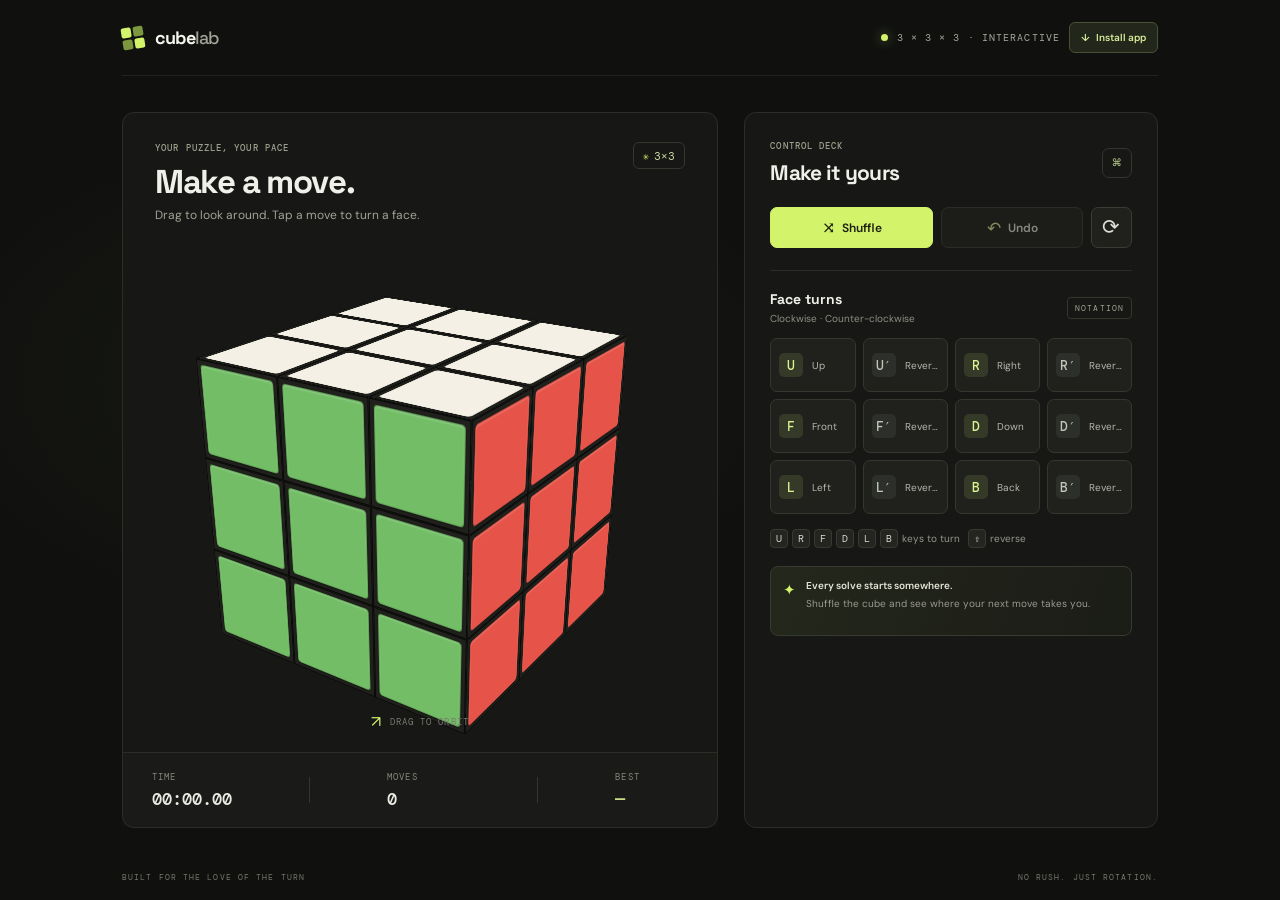
<file: index.html>
<!doctype html>
<html lang="en">
  <head>
    <meta charset="UTF-8">
    <meta name="viewport" content="width=device-width, initial-scale=1, viewport-fit=cover">
    <meta name="theme-color" content="#10110f">
    <meta name="description" content="A smooth, interactive 3D Rubik's Cube for your phone, tablet, and desktop.">
    <meta name="apple-mobile-web-app-capable" content="yes">
    <meta name="apple-mobile-web-app-status-bar-style" content="black-translucent">
    <meta name="apple-mobile-web-app-title" content="Cube Lab">
    <title>Cube Lab — 3D Rubik's Cube</title>
    <link rel="manifest" href="./manifest.webmanifest">
    <link rel="icon" href="./icons/icon.svg" type="image/svg+xml">
    <link rel="apple-touch-icon" href="./icons/apple-touch-icon.png">
    <link rel="preconnect" href="https://fonts.googleapis.com">
    <link rel="preconnect" href="https://fonts.gstatic.com" crossorigin>
    <link href="https://fonts.googleapis.com/css2?family=DM+Mono:wght@400;500&family=DM+Sans:wght@400;500;600;700&family=Space+Grotesk:wght@500;600;700&display=swap" rel="stylesheet">
    <link rel="stylesheet" href="style.css">
    <script src="script.js" defer></script>
  </head>
  <body>
    <div class="app-shell">
      <header class="topbar">
        <a class="brand" href="#" aria-label="Cube Lab home">
          <span class="brand-mark" aria-hidden="true"><i></i><i></i><i></i><i></i></span>
          <span>cube<span class="brand-light">lab</span></span>
        </a>
        <div class="topbar-right">
          <span class="status-dot" aria-hidden="true"></span>
          <span class="topbar-label">3 × 3 × 3 · INTERACTIVE</span>
          <button class="install-button" id="install-button" type="button" aria-haspopup="dialog">
            <span aria-hidden="true">↓</span> Install app
          </button>
        </div>
      </header>

      <main class="workspace">
        <section class="cube-panel" aria-label="Interactive Rubik's Cube">
          <div class="panel-heading">
            <div>
              <p class="eyebrow">YOUR PUZZLE, YOUR PACE</p>
              <h1>Make a move.</h1>
              <p class="subheading">Drag to look around. Tap a move to turn a face.</p>
            </div>
            <span class="cube-badge"><span aria-hidden="true">✳</span> 3×3</span>
          </div>

          <div class="cube-stage" id="cube-stage">
            <div class="orbit orbit-one" aria-hidden="true"></div>
            <div class="orbit orbit-two" aria-hidden="true"></div>
            <div class="cube" id="cube" role="img" aria-label="Solved 3 by 3 Rubik's Cube. Drag to rotate the view.">
              <div id="cube-layer" class="cube-layer"></div>
            </div>
            <div class="stage-caption"><span class="drag-icon" aria-hidden="true">↗</span> DRAG TO ORBIT</div>
          </div>

          <div class="stats-row" aria-label="Session statistics">
            <div class="stat">
              <span class="stat-label">TIME</span>
              <span class="stat-value" id="timer">00:00.00</span>
            </div>
            <span class="stat-divider" aria-hidden="true"></span>
            <div class="stat">
              <span class="stat-label">MOVES</span>
              <span class="stat-value" id="move-count">0</span>
            </div>
            <span class="stat-divider" aria-hidden="true"></span>
            <div class="stat">
              <span class="stat-label">BEST</span>
              <span class="stat-value" id="best-time">—</span>
            </div>
          </div>
        </section>

        <aside class="control-panel" aria-label="Cube controls">
          <div class="control-heading">
            <div>
              <p class="eyebrow">CONTROL DECK</p>
              <h2>Make it yours</h2>
            </div>
            <span class="control-icon" aria-hidden="true">⌘</span>
          </div>

          <div class="action-row">
            <button class="button button-primary" id="shuffle-button" type="button">
              <span aria-hidden="true">⤨</span> Shuffle
            </button>
            <button class="button button-secondary" id="undo-button" type="button" disabled>
              <span aria-hidden="true">↶</span> Undo
            </button>
            <button class="icon-button" id="reset-button" type="button" aria-label="Reset cube" title="Reset cube">
              <span aria-hidden="true">⟳</span>
            </button>
          </div>

          <div class="section-rule"></div>
          <div class="moves-heading">
            <div>
              <h3>Face turns</h3>
              <p>Clockwise · Counter-clockwise</p>
            </div>
            <span class="notation-pill">NOTATION</span>
          </div>

          <div class="move-grid" aria-label="Turn a face">
            <button class="move-button" data-move="U" type="button" aria-label="Turn Up clockwise"><span class="move-letter">U</span><span class="move-name">Up</span></button>
            <button class="move-button reverse" data-move="U'" type="button" aria-label="Turn Up counter-clockwise"><span class="move-letter">U′</span><span class="move-name">Reverse</span></button>
            <button class="move-button" data-move="R" type="button" aria-label="Turn Right clockwise"><span class="move-letter">R</span><span class="move-name">Right</span></button>
            <button class="move-button reverse" data-move="R'" type="button" aria-label="Turn Right counter-clockwise"><span class="move-letter">R′</span><span class="move-name">Reverse</span></button>
            <button class="move-button" data-move="F" type="button" aria-label="Turn Front clockwise"><span class="move-letter">F</span><span class="move-name">Front</span></button>
            <button class="move-button reverse" data-move="F'" type="button" aria-label="Turn Front counter-clockwise"><span class="move-letter">F′</span><span class="move-name">Reverse</span></button>
            <button class="move-button" data-move="D" type="button" aria-label="Turn Down clockwise"><span class="move-letter">D</span><span class="move-name">Down</span></button>
            <button class="move-button reverse" data-move="D'" type="button" aria-label="Turn Down counter-clockwise"><span class="move-letter">D′</span><span class="move-name">Reverse</span></button>
            <button class="move-button" data-move="L" type="button" aria-label="Turn Left clockwise"><span class="move-letter">L</span><span class="move-name">Left</span></button>
            <button class="move-button reverse" data-move="L'" type="button" aria-label="Turn Left counter-clockwise"><span class="move-letter">L′</span><span class="move-name">Reverse</span></button>
            <button class="move-button" data-move="B" type="button" aria-label="Turn Back clockwise"><span class="move-letter">B</span><span class="move-name">Back</span></button>
            <button class="move-button reverse" data-move="B'" type="button" aria-label="Turn Back counter-clockwise"><span class="move-letter">B′</span><span class="move-name">Reverse</span></button>
          </div>

          <div class="keyboard-hint"><span class="keycap">U</span><span class="keycap">R</span><span class="keycap">F</span><span class="keycap">D</span><span class="keycap">L</span><span class="keycap">B</span><span>keys to turn</span><span class="keycap shift-key">⇧</span><span>reverse</span></div>

          <div class="tip-card">
            <span class="tip-icon" aria-hidden="true">✦</span>
            <div><strong>Every solve starts somewhere.</strong><p>Shuffle the cube and see where your next move takes you.</p></div>
          </div>
        </aside>
      </main>

      <footer class="footer">
        <span>BUILT FOR THE LOVE OF THE TURN</span>
        <span>NO RUSH. JUST ROTATION.</span>
      </footer>
      <div class="sr-only" id="live-region" aria-live="polite" aria-atomic="true"></div>
    </div>

    <dialog class="install-dialog" id="install-dialog" aria-labelledby="install-title">
      <div class="dialog-top">
        <span class="dialog-mark" aria-hidden="true">✳</span>
        <button class="dialog-close" id="install-close" type="button" aria-label="Close install instructions">×</button>
      </div>
      <p class="eyebrow">TAKE THE CUBE WITH YOU</p>
      <h2 id="install-title">Install Cube Lab</h2>
      <p class="dialog-copy" id="install-summary"></p>
      <ol class="install-steps" id="install-steps"></ol>
      <p class="dialog-note" id="install-note"></p>
      <button class="button button-primary dialog-done" id="install-done" type="button">Got it</button>
    </dialog>
  </body>
</html>
</file>
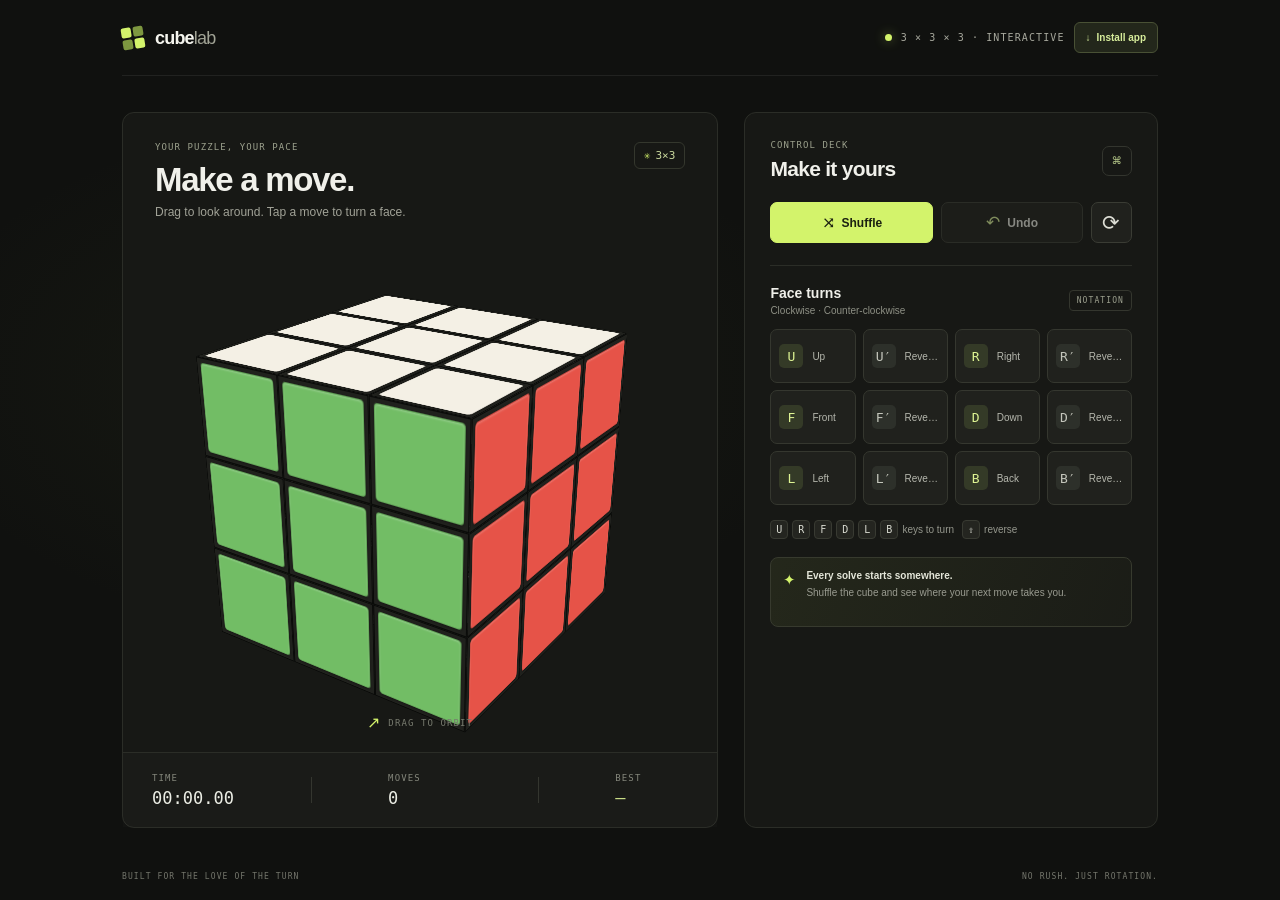
<file: reel.html>
<!doctype html>
<html lang="en">
  <head>
    <meta charset="UTF-8">
    <meta name="viewport" content="width=device-width, initial-scale=1">
    <meta http-equiv="refresh" content="0; url=index.html">
    <title>Cube Lab — 3D Rubik's Cube</title>
    <link rel="canonical" href="index.html">
  </head>
  <body>
    <p>Opening Cube Lab. <a href="index.html">Continue to the 3D Rubik's Cube.</a></p>
  </body>
</html>
</file>
<file: style.css>
:root {
  color-scheme: dark;
  font-family: "DM Sans", sans-serif;
  color: #f0f0ea;
  background: #10110f;
  font-synthesis: none;
  text-rendering: optimizeLegibility;
  --surface: #181916;
  --surface-raised: #1e201c;
  --line: #2b2d27;
  --muted: #898b80;
  --lime: #d3f36b;
  --cube-size: min(292px, 56vw);
  --unit: calc(var(--cube-size) / 3);
}

* {
  box-sizing: border-box;
}

body {
  min-width: 320px;
  min-height: 100vh;
  margin: 0;
  background:
    radial-gradient(ellipse at 29% 42%, rgb(91 104 48 / 10%), transparent 36%),
    #10110f;
}

button,
a {
  -webkit-tap-highlight-color: transparent;
}

button {
  color: inherit;
  font: inherit;
}

.app-shell {
  width: min(1120px, 100%);
  min-height: 100vh;
  min-height: 100dvh;
  margin: 0 auto;
  padding: env(safe-area-inset-top, 0px) max(42px, env(safe-area-inset-right, 0px)) env(safe-area-inset-bottom, 0px) max(42px, env(safe-area-inset-left, 0px));
  display: flex;
  flex-direction: column;
}

.topbar {
  min-height: 76px;
  display: flex;
  align-items: center;
  justify-content: space-between;
  border-bottom: 1px solid rgb(255 255 255 / 7%);
}

.brand {
  display: inline-flex;
  align-items: center;
  gap: 11px;
  color: #f5f5ee;
  font: 700 18px/1 "Space Grotesk", sans-serif;
  letter-spacing: -0.8px;
  text-decoration: none;
}

.brand-light {
  color: #a1a395;
  font-weight: 500;
}

.brand-mark {
  width: 22px;
  height: 22px;
  display: grid;
  grid-template-columns: repeat(2, 1fr);
  grid-template-rows: repeat(2, 1fr);
  gap: 2px;
  transform: rotate(-9deg);
}

.brand-mark i {
  border-radius: 2px;
  background: var(--lime);
}

.brand-mark i:nth-child(2),
.brand-mark i:nth-child(3) {
  background: #7d9740;
}

.topbar-right {
  display: flex;
  align-items: center;
  gap: 9px;
}

.install-button {
  min-height: 31px;
  padding: 0 11px;
  display: inline-flex;
  align-items: center;
  justify-content: center;
  gap: 6px;
  border: 1px solid #495135;
  border-radius: 6px;
  background: #23271b;
  color: #d7ed9b;
  font-size: 10px;
  font-weight: 600;
  cursor: pointer;
  transition: background-color 150ms ease, border-color 150ms ease;
}

.install-button:hover {
  border-color: var(--lime);
  background: #2a3020;
}

.install-button:focus-visible,
.dialog-close:focus-visible {
  outline: 2px solid var(--lime);
  outline-offset: 3px;
}

.install-button[hidden] {
  display: none;
}

.status-dot {
  width: 7px;
  height: 7px;
  border-radius: 50%;
  background: var(--lime);
  box-shadow: 0 0 12px rgb(211 243 107 / 45%);
}

.topbar-label,
.eyebrow,
.stat-label,
.footer,
.stage-caption,
.notation-pill {
  font-family: "DM Mono", monospace;
  letter-spacing: 1.1px;
}

.topbar-label {
  color: #a7a89d;
  font-size: 10px;
}

.workspace {
  flex: 1;
  display: grid;
  grid-template-columns: minmax(0, 1.24fr) minmax(340px, 0.86fr);
  gap: 26px;
  padding: 36px 0 25px;
}

.cube-panel,
.control-panel {
  min-width: 0;
  border: 1px solid var(--line);
  border-radius: 12px;
  background: rgb(24 25 22 / 94%);
}

.cube-panel {
  padding: 29px 32px 0;
  display: flex;
  flex-direction: column;
}

.panel-heading,
.control-heading {
  display: flex;
  align-items: flex-start;
  justify-content: space-between;
  gap: 12px;
}

.eyebrow {
  margin: 0 0 10px;
  color: #9ca18d;
  font-size: 9px;
  font-weight: 500;
}

h1,
h2,
h3,
p {
  margin-top: 0;
}

h1,
h2,
h3 {
  font-family: "Space Grotesk", sans-serif;
}

h1 {
  margin-bottom: 7px;
  font-size: clamp(26px, 3vw, 33px);
  line-height: 1.1;
  letter-spacing: -1.3px;
}

.subheading {
  margin-bottom: 0;
  color: #a1a297;
  font-size: 12px;
}

.cube-badge {
  min-width: 49px;
  height: 27px;
  padding: 0 9px;
  display: inline-flex;
  align-items: center;
  justify-content: center;
  gap: 5px;
  border: 1px solid #34372d;
  border-radius: 6px;
  color: #c9d89d;
  font: 11px "DM Mono", monospace;
}

.cube-badge span {
  color: var(--lime);
}

.cube-stage {
  position: relative;
  min-height: 370px;
  flex: 1;
  display: grid;
  place-items: center;
  perspective: 1000px;
  isolation: isolate;
}

.cube-stage::before {
  content: "";
  position: absolute;
  left: 50%;
  top: 57%;
  width: 70%;
  height: 43%;
  z-index: -1;
  border-radius: 50%;
  background: radial-gradient(ellipse, rgb(198 226 112 / 10%), transparent 67%);
  transform: translate(-50%, -50%);
  pointer-events: none;
}

.orbit {
  position: absolute;
  top: 48%;
  left: 50%;
  width: min(330px, 76%);
  aspect-ratio: 1;
  border: 1px solid rgb(217 228 179 / 8%);
  border-radius: 50%;
  transform: translate(-50%, -50%) rotateX(68deg) rotate(-17deg);
  pointer-events: none;
}

.orbit-two {
  width: min(276px, 64%);
  transform: translate(-50%, -50%) rotateX(68deg) rotate(34deg);
  opacity: 0.6;
}

.cube {
  position: relative;
  width: var(--cube-size);
  height: var(--cube-size);
  transform: rotateX(-24deg) rotateY(-34deg);
  transform-style: preserve-3d;
  touch-action: none;
  cursor: grab;
  user-select: none;
  -webkit-user-select: none;
}

.cube.is-dragging {
  cursor: grabbing;
}

.cube-layer {
  position: absolute;
  inset: 0;
  transform-style: preserve-3d;
}

.turn-layer {
  position: absolute;
  inset: 0;
  transform-style: preserve-3d;
  transform-origin: 50% 50% 0;
  will-change: transform;
}

.cubie {
  position: absolute;
  top: 50%;
  left: 50%;
  width: var(--unit);
  height: var(--unit);
  transform: translate(-50%, -50%) translate3d(var(--x), var(--y), var(--z));
  transform-style: preserve-3d;
}

.cubie-face {
  position: absolute;
  inset: 0;
  border: 1px solid #090a08;
  background: #20211d;
  backface-visibility: hidden;
}

.cubie-face::after {
  content: "";
  position: absolute;
  inset: 4px;
  border: 1px solid rgb(0 0 0 / 13%);
  border-radius: 4px;
  background: var(--sticker, transparent);
  box-shadow: inset 0 1px 2px rgb(255 255 255 / 24%), 0 1px 2px rgb(0 0 0 / 30%);
}

.face-front { transform: translateZ(calc(var(--unit) / 2)); }
.face-back { transform: rotateY(180deg) translateZ(calc(var(--unit) / 2)); }
.face-right { transform: rotateY(90deg) translateZ(calc(var(--unit) / 2)); }
.face-left { transform: rotateY(-90deg) translateZ(calc(var(--unit) / 2)); }
.face-up { transform: rotateX(90deg) translateZ(calc(var(--unit) / 2)); }
.face-down { transform: rotateX(-90deg) translateZ(calc(var(--unit) / 2)); }

.stage-caption {
  position: absolute;
  bottom: 20px;
  display: flex;
  align-items: center;
  gap: 7px;
  color: #777a6e;
  font-size: 9px;
}

.drag-icon {
  color: var(--lime);
  font: 16px "DM Sans", sans-serif;
}

.stats-row {
  min-height: 75px;
  margin: 0 -32px;
  padding: 0 29px;
  display: flex;
  align-items: center;
  justify-content: space-between;
  border-top: 1px solid var(--line);
  background: rgb(255 255 255 / 1%);
}

.stat {
  min-width: 73px;
  display: flex;
  flex-direction: column;
  gap: 5px;
}

.stat-label {
  color: #85877c;
  font-size: 9px;
}

.stat-value {
  color: #ebede4;
  font: 500 17px "DM Mono", monospace;
  font-variant-numeric: tabular-nums;
}

#best-time {
  color: #c8dc86;
}

.stat-divider {
  width: 1px;
  height: 26px;
  background: #34362f;
}

.control-panel {
  padding: 27px 25px 22px;
}

.control-heading {
  align-items: center;
  margin-bottom: 21px;
}

.control-heading .eyebrow {
  margin-bottom: 7px;
}

h2 {
  margin-bottom: 0;
  font-size: 21px;
  letter-spacing: -0.7px;
}

.control-icon {
  width: 30px;
  height: 30px;
  display: grid;
  place-items: center;
  border: 1px solid #33352e;
  border-radius: 7px;
  color: #b7c98a;
  font: 15px "DM Mono", monospace;
}

.action-row {
  display: grid;
  grid-template-columns: 1.15fr 1fr 41px;
  gap: 8px;
}

.button,
.icon-button {
  min-height: 41px;
  border-radius: 7px;
  display: inline-flex;
  align-items: center;
  justify-content: center;
  gap: 7px;
  font-size: 12px;
  font-weight: 600;
  cursor: pointer;
  transition: background-color 150ms ease, border-color 150ms ease, transform 150ms ease, opacity 150ms ease;
}

.button:active:not(:disabled),
.icon-button:active:not(:disabled),
.move-button:active:not(:disabled) {
  transform: scale(0.97);
}

.button:focus-visible,
.icon-button:focus-visible,
.move-button:focus-visible {
  outline: 2px solid var(--lime);
  outline-offset: 3px;
}

.button:disabled,
.icon-button:disabled,
.move-button:disabled {
  cursor: wait;
  opacity: 0.56;
}

.button-primary {
  border: 1px solid var(--lime);
  background: var(--lime);
  color: #1b2010;
}

.button-primary:hover:not(:disabled) {
  background: #e0ff88;
}

.button-primary span {
  font-size: 16px;
}

.button-secondary,
.icon-button {
  border: 1px solid #3a3c34;
  background: #20211d;
  color: #ddded5;
}

.button-secondary:hover:not(:disabled),
.icon-button:hover:not(:disabled) {
  border-color: #73785e;
  background: #282a24;
}

.button-secondary span {
  color: #d2e895;
  font-size: 17px;
}

.icon-button {
  font-size: 21px;
  line-height: 1;
}

.section-rule {
  height: 1px;
  margin: 22px 0 19px;
  background: var(--line);
}

.moves-heading {
  margin-bottom: 13px;
  display: flex;
  align-items: center;
  justify-content: space-between;
}

h3 {
  margin-bottom: 4px;
  font-size: 14px;
}

.moves-heading p {
  margin-bottom: 0;
  color: #8d8f84;
  font-size: 10px;
}

.notation-pill {
  padding: 5px 7px;
  border: 1px solid #34362e;
  border-radius: 4px;
  color: #9da08f;
  font-size: 8px;
}

.move-grid {
  display: grid;
  grid-template-columns: repeat(4, minmax(0, 1fr));
  gap: 7px;
}

.move-button {
  min-height: 54px;
  padding: 6px 8px;
  display: flex;
  align-items: center;
  gap: 9px;
  border: 1px solid #35372f;
  border-radius: 7px;
  background: #20211d;
  text-align: left;
  cursor: pointer;
  transition: background-color 150ms ease, border-color 150ms ease, transform 150ms ease;
}

.move-button:hover:not(:disabled) {
  border-color: #667044;
  background: #282b22;
}

.move-letter {
  min-width: 24px;
  height: 24px;
  display: grid;
  place-items: center;
  border-radius: 5px;
  background: #343a27;
  color: #def493;
  font: 500 13px "DM Mono", monospace;
}

.reverse .move-letter {
  background: #2d302a;
  color: #c4c6bc;
}

.move-name {
  overflow: hidden;
  color: #b5b7ad;
  font-size: 10px;
  text-overflow: ellipsis;
}

.keyboard-hint {
  margin: 15px 0 18px;
  display: flex;
  align-items: center;
  flex-wrap: wrap;
  gap: 4px;
  color: #95978d;
  font-size: 10px;
}

.keycap {
  min-width: 18px;
  height: 19px;
  padding: 0 4px;
  display: inline-grid;
  place-items: center;
  border: 1px solid #383a32;
  border-radius: 4px;
  background: #242520;
  color: #d9dbd1;
  font: 10px "DM Mono", monospace;
}

.keyboard-hint > span:nth-last-child(2) {
  margin-left: 4px;
}

.shift-key {
  margin-left: 3px;
}

.tip-card {
  min-height: 70px;
  padding: 12px;
  display: flex;
  align-items: flex-start;
  gap: 10px;
  border: 1px solid #373a2e;
  border-radius: 8px;
  background: linear-gradient(110deg, rgb(211 243 107 / 7%), rgb(211 243 107 / 2%));
}

.tip-icon {
  padding-top: 1px;
  color: var(--lime);
  font-size: 15px;
}

.tip-card strong {
  display: block;
  margin-bottom: 4px;
  color: #e4e6d9;
  font-size: 10px;
  font-weight: 600;
}

.tip-card p {
  margin-bottom: 0;
  color: #999b90;
  font-size: 10px;
  line-height: 1.5;
}

.footer {
  min-height: 47px;
  display: flex;
  align-items: center;
  justify-content: space-between;
  color: #74766c;
  font-size: 8px;
}

.sr-only {
  position: absolute;
  width: 1px;
  height: 1px;
  padding: 0;
  margin: -1px;
  overflow: hidden;
  clip: rect(0, 0, 0, 0);
  white-space: nowrap;
  border: 0;
}

.install-dialog {
  width: min(420px, calc(100vw - 32px));
  max-height: calc(100vh - 32px);
  overflow: auto;
  padding: 25px;
  border: 1px solid #3a3d32;
  border-radius: 13px;
  background: #1a1c17;
  color: #f0f0ea;
  box-shadow: 0 24px 80px rgb(0 0 0 / 55%);
}

.install-dialog::backdrop {
  background: rgb(5 6 4 / 72%);
  backdrop-filter: blur(4px);
}

.dialog-top {
  margin-bottom: 20px;
  display: flex;
  align-items: center;
  justify-content: space-between;
}

.dialog-mark {
  width: 36px;
  height: 36px;
  display: grid;
  place-items: center;
  border: 1px solid #414833;
  border-radius: 9px;
  background: #272d1f;
  color: var(--lime);
  font-size: 19px;
}

.dialog-close {
  width: 32px;
  height: 32px;
  border: 1px solid #393b33;
  border-radius: 6px;
  background: #22231f;
  color: #d5d7ce;
  font-size: 21px;
  line-height: 1;
  cursor: pointer;
}

.install-dialog h2 {
  margin-bottom: 9px;
}

.dialog-copy,
.dialog-note {
  color: #b0b2a7;
  font-size: 12px;
  line-height: 1.65;
}

.dialog-copy {
  margin-bottom: 16px;
}

.install-steps {
  margin: 0 0 17px;
  padding-left: 21px;
  color: #e0e2d9;
  font-size: 12px;
  line-height: 1.65;
}

.install-steps li {
  padding-left: 4px;
  margin-bottom: 6px;
}

.install-steps li::marker {
  color: var(--lime);
  font-family: "DM Mono", monospace;
}

.dialog-note {
  margin-bottom: 20px;
  color: #898c80;
  font-size: 11px;
}

.dialog-done {
  width: 100%;
}

@media (min-width: 1200px) {
  .app-shell {
    width: 1120px;
  }
}

@media (max-width: 820px) {
  .app-shell {
    padding-right: max(24px, env(safe-area-inset-right, 0px));
    padding-left: max(24px, env(safe-area-inset-left, 0px));
  }

  .workspace {
    grid-template-columns: minmax(0, 1fr) minmax(300px, 0.9fr);
    gap: 16px;
    padding-top: 24px;
  }

  .cube-panel {
    padding-right: 22px;
    padding-left: 22px;
  }

  .stats-row {
    margin-right: -22px;
    margin-left: -22px;
    padding: 0 19px;
  }

  .control-panel {
    padding-right: 18px;
    padding-left: 18px;
  }

  .move-grid {
    grid-template-columns: repeat(2, minmax(0, 1fr));
  }

  .move-button {
    min-height: 48px;
  }
}

@media (min-width: 641px) and (max-width: 700px) {
  .workspace {
    grid-template-columns: 1fr;
  }
}

@media (max-width: 640px) {
  .app-shell {
    padding-right: max(15px, env(safe-area-inset-right, 0px));
    padding-left: max(15px, env(safe-area-inset-left, 0px));
  }

  .topbar {
    min-height: 62px;
  }

  .topbar-label {
    display: none;
  }

  .install-button {
    min-height: 29px;
    padding: 0 8px;
    font-size: 9px;
  }

  .workspace {
    grid-template-columns: 1fr;
    gap: 13px;
    padding: 15px 0 14px;
  }

  .cube-panel {
    min-height: 0;
    padding: 14px 14px 0;
  }

  .panel-heading {
    gap: 5px;
  }

  h1 {
    font-size: 28px;
  }

  .subheading {
    max-width: 250px;
    font-size: 11px;
  }

  .cube-stage {
    min-height: clamp(220px, 54vw, 250px);
  }

  :root {
    --cube-size: min(176px, 50vw);
  }

  .stage-caption {
    bottom: 4px;
  }

  .stats-row {
    min-height: 58px;
    margin-right: -14px;
    margin-left: -14px;
    padding: 0 12px;
  }

  .stat {
    min-width: 65px;
  }

  .stat-value {
    font-size: 14px;
  }

  .control-panel {
    padding: 14px;
  }

  .control-heading {
    margin-bottom: 12px;
  }

  .control-heading h2 {
    font-size: 19px;
  }

  .section-rule {
    margin: 12px 0;
  }

  .moves-heading {
    margin-bottom: 10px;
  }

  .move-grid {
    grid-template-columns: repeat(4, minmax(0, 1fr));
  }

  .move-button {
    min-height: 46px;
    padding: 5px 6px;
    justify-content: center;
    gap: 5px;
  }

  .move-letter {
    min-width: 22px;
  }

  .move-name {
    font-size: 9px;
  }

  .footer {
    min-height: 42px;
    font-size: 7px;
    letter-spacing: 0.7px;
  }
}

@media (max-width: 370px) {
  .app-shell {
    padding-right: max(11px, env(safe-area-inset-right, 0px));
    padding-left: max(11px, env(safe-area-inset-left, 0px));
  }

  .cube-panel {
    padding-right: 15px;
    padding-left: 15px;
  }

  .stats-row {
    margin-right: -15px;
    margin-left: -15px;
    padding: 0 12px;
  }

  .stat {
    min-width: 59px;
  }

  .stat-value {
    font-size: 14px;
  }

  .control-panel {
    padding-right: 12px;
    padding-left: 12px;
  }

  .keyboard-hint {
    gap: 3px;
    font-size: 9px;
  }

  .move-button {
    gap: 3px;
    padding-right: 2px;
    padding-left: 2px;
  }

  .move-name {
    display: none;
  }
}

@media (prefers-reduced-motion: reduce) {
  *,
  *::before,
  *::after {
    scroll-behavior: auto !important;
    animation-duration: 0.01ms !important;
    animation-iteration-count: 1 !important;
    transition-duration: 0.01ms !important;
  }
}
</file>
